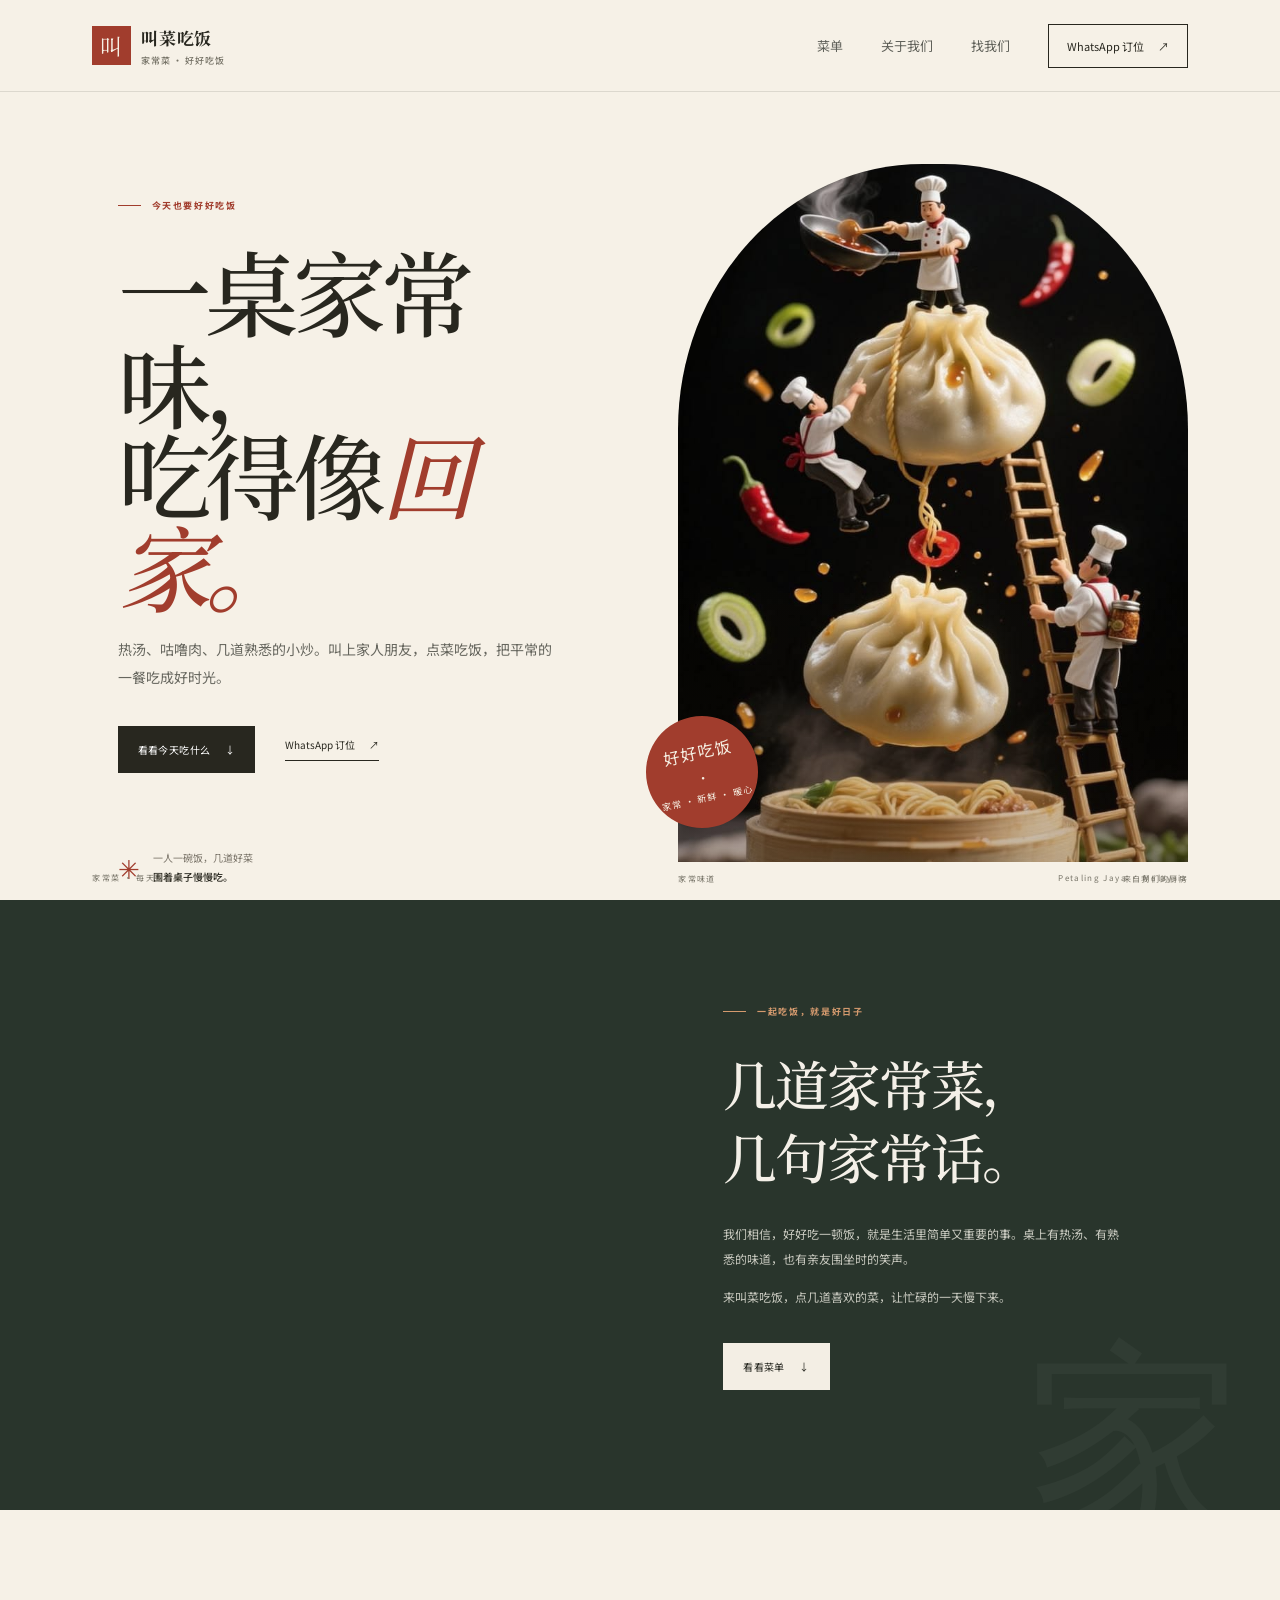
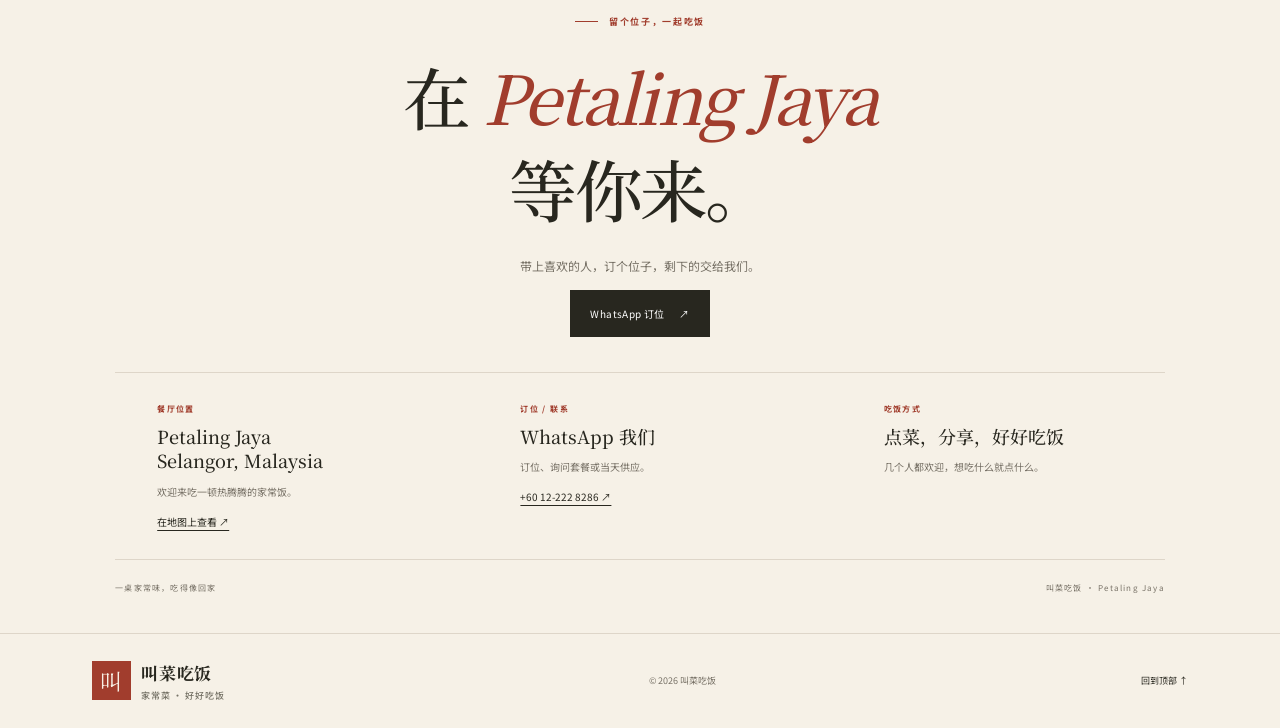
<file: index.html>
<!doctype html>
<html lang="zh-Hans">
<head>
  <meta charset="UTF-8" />
  <meta name="viewport" content="width=device-width, initial-scale=1.0" />
  <meta name="theme-color" content="#f5f1e9" />
  <meta name="description" content="叫菜吃饭｜Petaling Jaya 家常中餐，热汤、咕噜肉、家常小炒，约上家人朋友来吃饭。" />
  <title>叫菜吃饭｜一桌家常味，吃得像回家</title>
  <link rel="preconnect" href="https://fonts.googleapis.com"><link rel="preconnect" href="https://fonts.gstatic.com" crossorigin>
  <link href="https://fonts.googleapis.com/css2?family=Noto+Sans+SC:wght@400;500;600;700&family=Noto+Serif+SC:wght@500;600;700&display=swap" rel="stylesheet">
  <link rel="stylesheet" href="styles.css" />
</head>
<body>
<header class="site-header"><a class="brand" href="#home"><span class="brand-mark">叫</span><span>叫菜吃饭<small>家常菜 · 好好吃饭</small></span></a><button class="menu-toggle" aria-label="打开导航" aria-expanded="false"><span></span><span></span></button><nav class="nav-links"><a href="menu.html#menu">菜单</a><a href="#story">关于我们</a><a href="#visit">找我们</a><a class="nav-cta" href="https://wa.me/60122228286?text=%E4%BD%A0%E5%A5%BD%EF%BC%8C%E6%88%91%E6%83%B3%E8%AE%A2%E4%BD%8D%E3%80%82" target="_blank" rel="noreferrer">WhatsApp 订位 <span>↗</span></a></nav></header>
<main>
<section class="hero" id="home"><div class="hero-copy"><div class="eyebrow"><span class="eyebrow-line"></span> 今天也要好好吃饭</div><h1>一桌家常味，<br>吃得像<em>回家。</em></h1><p>热汤、咕噜肉、几道熟悉的小炒。叫上家人朋友，点菜吃饭，把平常的一餐吃成好时光。</p><div class="hero-actions"><a class="button button-dark" href="menu.html#menu">看看今天吃什么 <span>↓</span></a><a class="text-link" href="https://wa.me/60122228286?text=%E4%BD%A0%E5%A5%BD%EF%BC%8C%E6%88%91%E6%83%B3%E8%AE%A2%E4%BD%8D%E3%80%82" target="_blank" rel="noreferrer">WhatsApp 订位 <span>↗</span></a></div><div class="hero-note"><span class="note-icon">✳</span><span>一人一碗饭，几道好菜<br><strong>围着桌子慢慢吃。</strong></span></div></div><div class="hero-visual"><div class="hero-image"></div><div class="image-label"><span>家常味道</span><span>来自我们的厨房</span></div><div class="round-stamp"><span>好好吃饭</span><b>•</b><span>家常 · 新鲜 · 暖心</span></div></div><div class="hero-bottom"><span>家常菜 · 每天用心做</span><span>Petaling Jaya · Malaysia</span></div></section>

<section class="story-section" id="story"><div class="story-photo"></div><div class="story-copy"><div class="eyebrow"><span class="eyebrow-line"></span> 一起吃饭，就是好日子</div><h2>几道家常菜，<br>几句家常话。</h2><p>我们相信，好好吃一顿饭，就是生活里简单又重要的事。桌上有热汤、有熟悉的味道，也有亲友围坐时的笑声。</p><p>来叫菜吃饭，点几道喜欢的菜，让忙碌的一天慢下来。</p><a class="button button-light" href="menu.html#menu">看看菜单 <span>↓</span></a><div class="story-chop">家</div></div></section>
<section class="visit-section section-pad" id="visit"><div class="visit-top"><div class="eyebrow"><span class="eyebrow-line"></span> 留个位子，一起吃饭</div><h2>在 <em>Petaling Jaya</em><br>等你来。</h2><p>带上喜欢的人，订个位子，剩下的交给我们。</p><a class="button button-dark reserve-button" href="https://wa.me/60122228286?text=%E4%BD%A0%E5%A5%BD%EF%BC%8C%E6%88%91%E6%83%B3%E8%AE%A2%E4%BD%8D%E3%80%82" target="_blank" rel="noreferrer">WhatsApp 订位 <span>↗</span></a></div><div class="visit-details"><div class="visit-item"><span class="visit-label">餐厅位置</span><strong>Petaling Jaya<br>Selangor, Malaysia</strong><span>欢迎来吃一顿热腾腾的家常饭。</span><a href="https://www.google.com/maps/search/?api=1&query=restaurant+Petaling+Jaya" target="_blank" rel="noreferrer">在地图上查看 ↗</a></div><div class="visit-item"><span class="visit-label">订位 / 联系</span><strong>WhatsApp 我们</strong><span>订位、询问套餐或当天供应。</span><a href="https://wa.me/60122228286" target="_blank" rel="noreferrer">+60 12-222 8286 ↗</a></div><div class="visit-item"><span class="visit-label">吃饭方式</span><strong>点菜，分享，好好吃饭</strong><span>几个人都欢迎，想吃什么就点什么。</span></div></div><div class="visit-bottom"><span>一桌家常味，吃得像回家</span><span>叫菜吃饭 · Petaling Jaya</span></div></section>
</main><footer><a class="brand" href="#home"><span class="brand-mark">叫</span><span>叫菜吃饭<small>家常菜 · 好好吃饭</small></span></a><span>© 2026 叫菜吃饭</span><a href="#home">回到顶部 ↑</a></footer>
<dialog class="dish-modal" id="dish-modal"><button class="modal-close" aria-label="关闭详情">×</button><div class="modal-photo" id="modal-photo"></div><div class="modal-content"><span class="modal-category" id="modal-category"></span><h2 id="modal-title"></h2><p id="modal-description"></p><div class="modal-facts"><div><span>口味</span><strong id="modal-flavor"></strong></div><div><span>适合</span><strong>配饭 · 分享</strong></div><div><span>供应</span><strong>欢迎询问当天供应</strong></div></div><a class="button button-dark" id="modal-order" target="_blank" rel="noreferrer">WhatsApp 询问这道菜 <span>↗</span></a></div></dialog>
<script src="script.js"></script></body></html>
</file>
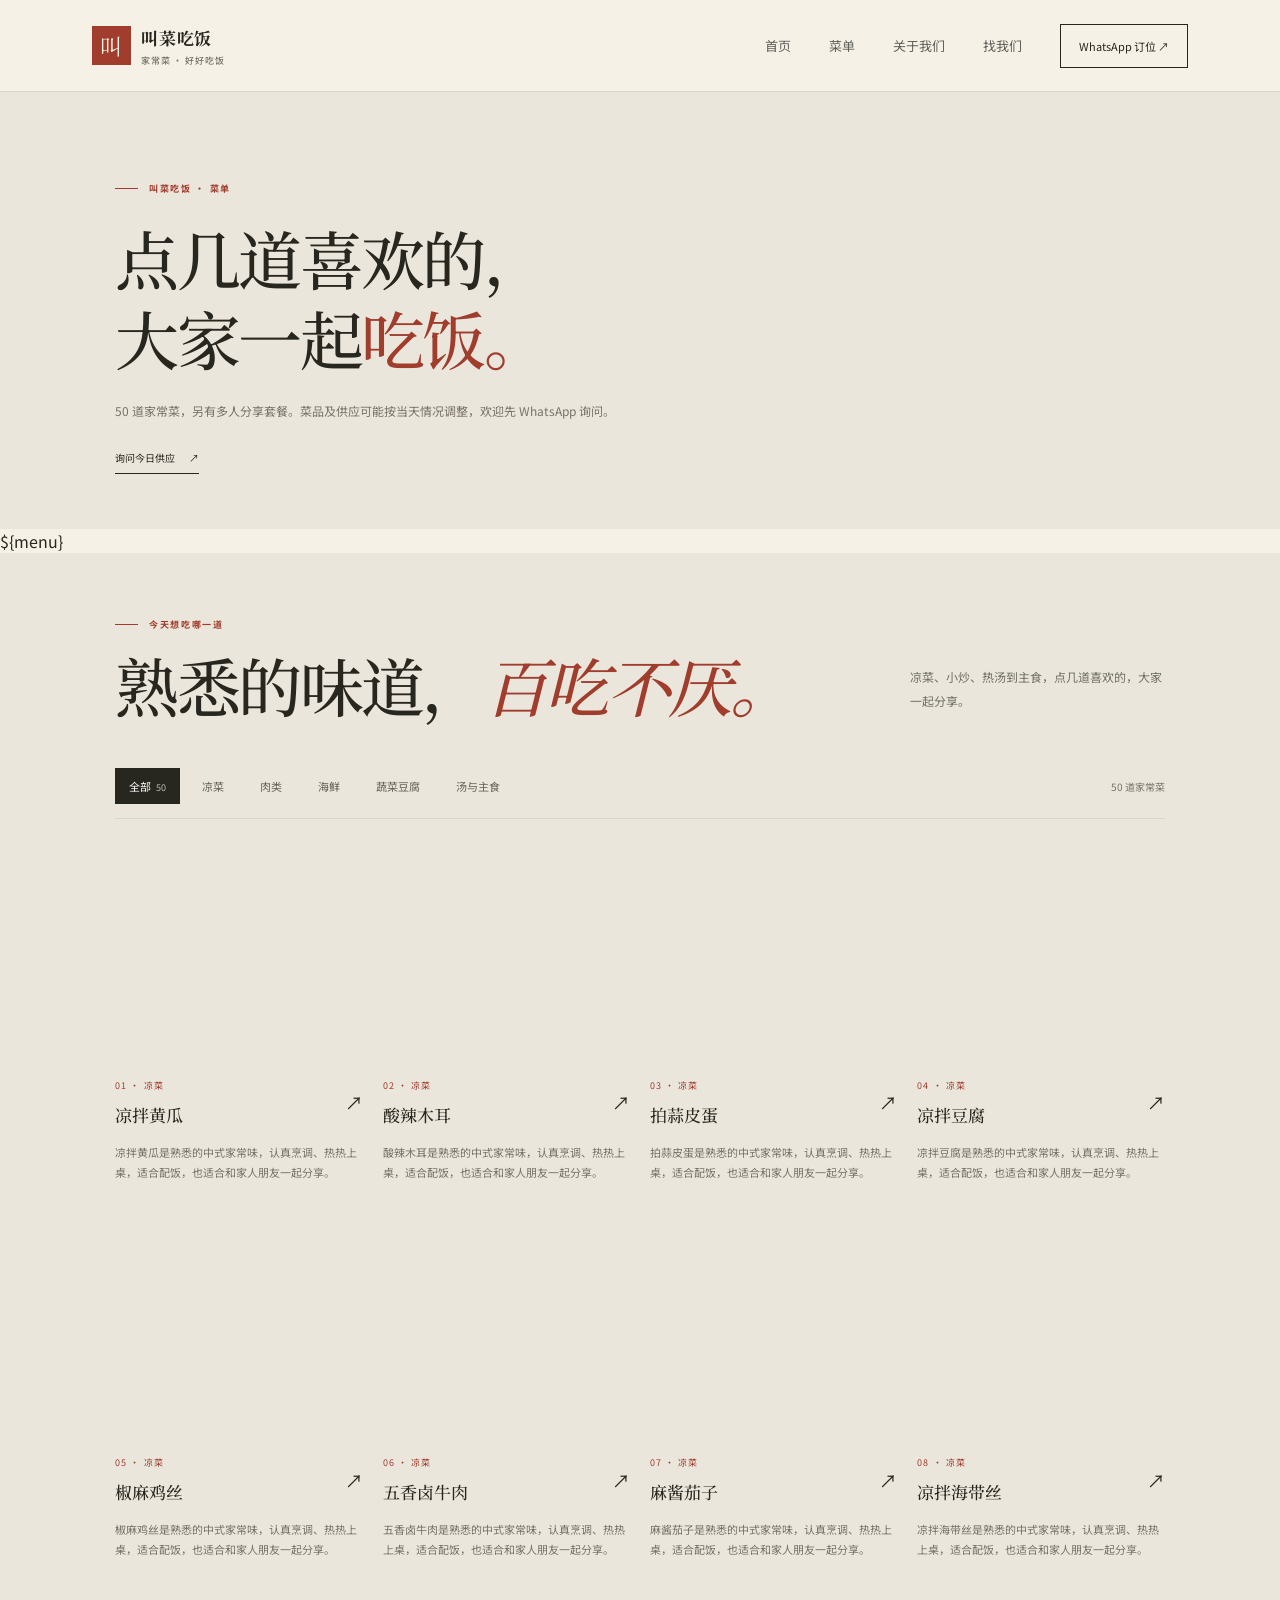
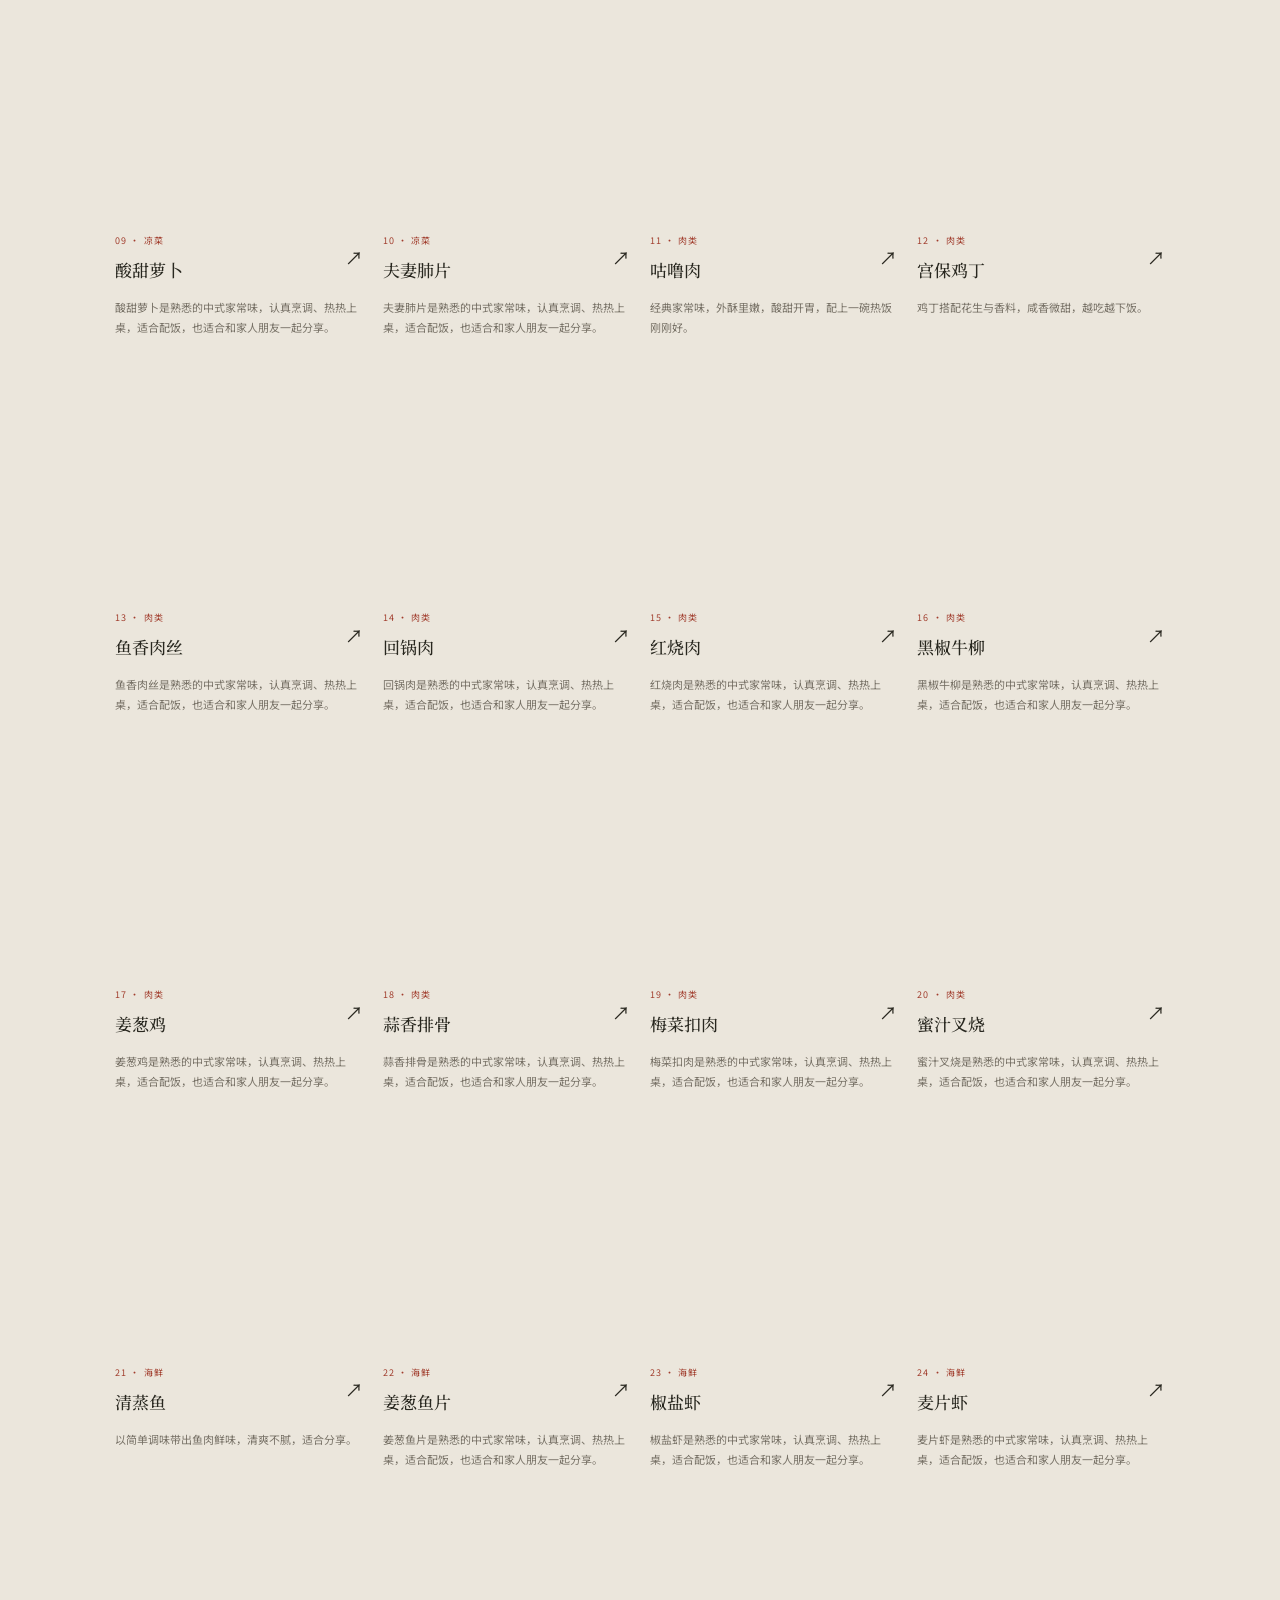
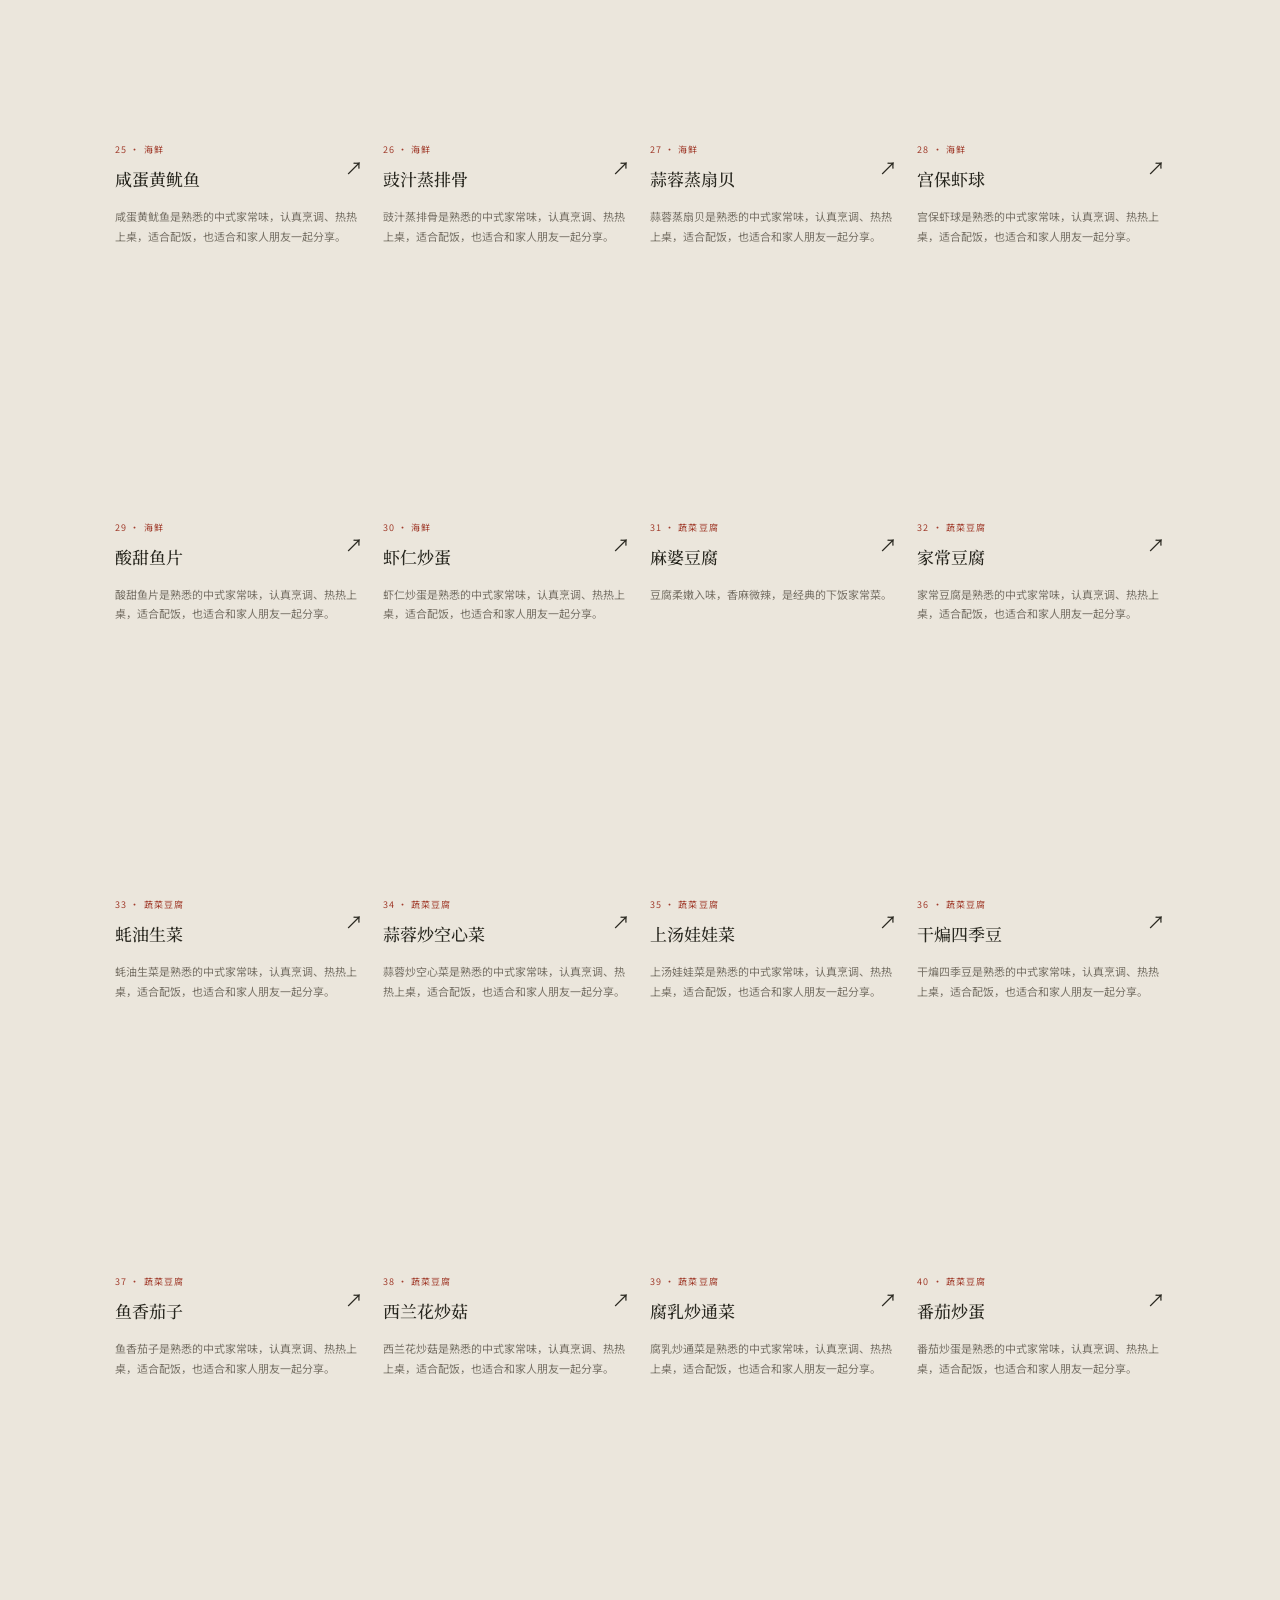
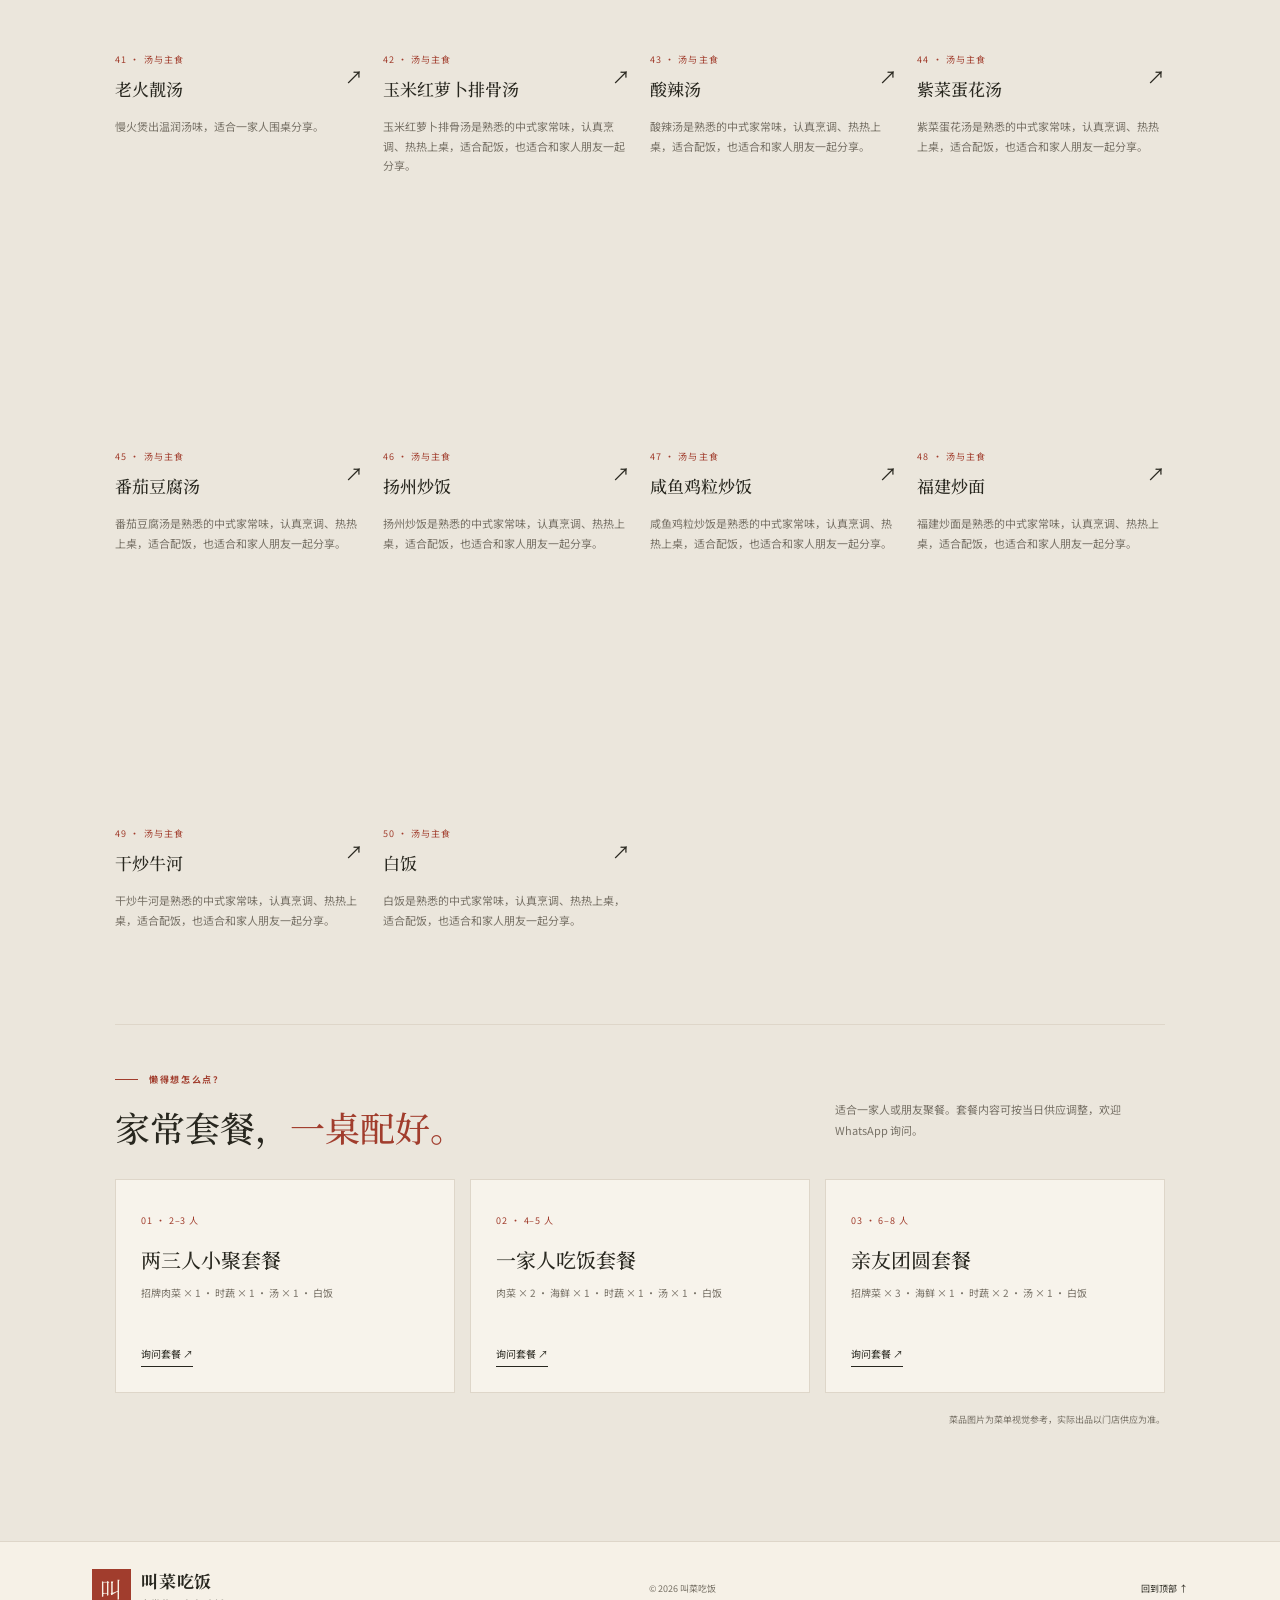
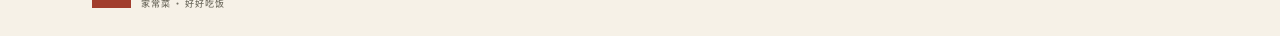
<file: menu.html>
<!doctype html>
<html lang="zh-Hans"><head><meta charset="UTF-8"><meta name="viewport" content="width=device-width, initial-scale=1.0"><meta name="theme-color" content="#f5f1e9"><meta name="description" content="叫菜吃饭家常中餐菜单：凉菜、小炒、海鲜、蔬菜、热汤与套餐。"><title>菜单｜叫菜吃饭</title><link rel="preconnect" href="https://fonts.googleapis.com"><link rel="preconnect" href="https://fonts.gstatic.com" crossorigin><link href="https://fonts.googleapis.com/css2?family=Noto+Sans+SC:wght@400;500;600;700&family=Noto+Serif+SC:wght@500;600;700&display=swap" rel="stylesheet"><link rel="stylesheet" href="styles.css"></head><body>
<header class="site-header"><a class="brand" href="index.html"><span class="brand-mark">叫</span><span>叫菜吃饭<small>家常菜 · 好好吃饭</small></span></a><button class="menu-toggle" aria-label="打开导航" aria-expanded="false"><span></span><span></span></button><nav class="nav-links"><a href="index.html">首页</a><a href="#menu">菜单</a><a href="index.html#story">关于我们</a><a href="index.html#visit">找我们</a><a class="nav-cta" href="https://wa.me/60122228286?text=%E4%BD%A0%E5%A5%BD%EF%BC%8C%E6%88%91%E6%83%B3%E8%AE%A2%E4%BD%8D%E3%80%82" target="_blank" rel="noreferrer">WhatsApp 订位 ↗</a></nav></header>
<main><section class="menu-page-intro"><div class="eyebrow"><span class="eyebrow-line"></span> 叫菜吃饭 · 菜单</div><h1>点几道喜欢的，<br>大家一起<em>吃饭。</em></h1><p>50 道家常菜，另有多人分享套餐。菜品及供应可能按当天情况调整，欢迎先 WhatsApp 询问。</p><a class="text-link" href="https://wa.me/60122228286?text=%E4%BD%A0%E5%A5%BD%EF%BC%8C%E6%88%91%E6%83%B3%E8%AF%A2%E9%97%AE%E8%8F%9C%E5%8D%95%E3%80%82" target="_blank" rel="noreferrer">询问今日供应 <span>↗</span></a></section>
${menu}
<section class="menu-section section-pad" id="menu"><div class="section-heading"><div><div class="eyebrow"><span class="eyebrow-line"></span> 今天想吃哪一道</div><h2>熟悉的味道，<em>百吃不厌。</em></h2></div><p>凉菜、小炒、热汤到主食，点几道喜欢的，大家一起分享。</p></div>
<div class="menu-toolbar"><div class="category-tabs" role="tablist" aria-label="菜单分类"><button class="category-tab active" data-category="全部">全部 <span>50</span></button><button class="category-tab" data-category="凉菜">凉菜</button><button class="category-tab" data-category="肉类">肉类</button><button class="category-tab" data-category="海鲜">海鲜</button><button class="category-tab" data-category="蔬菜豆腐">蔬菜豆腐</button><button class="category-tab" data-category="汤与主食">汤与主食</button></div><span class="menu-count" id="menu-count">50 道家常菜</span></div><div class="dish-grid" id="dish-grid"></div>
<div class="set-meals"><div class="set-heading"><div><div class="eyebrow"><span class="eyebrow-line"></span> 懒得想怎么点？</div><h3>家常套餐，<em>一桌配好。</em></h3></div><p>适合一家人或朋友聚餐。套餐内容可按当日供应调整，欢迎 WhatsApp 询问。</p></div><div class="set-grid"><article class="set-card"><span>01 · 2–3 人</span><h4>两三人小聚套餐</h4><p>招牌肉菜 × 1 · 时蔬 × 1 · 汤 × 1 · 白饭</p><a href="https://wa.me/60122228286?text=%E4%BD%A0%E5%A5%BD%EF%BC%8C%E6%88%91%E6%83%B3%E8%AF%A2%E9%97%AE%E4%B8%A4%E4%B8%89%E4%BA%BA%E5%B0%8F%E8%81%9A%E5%A5%97%E9%A4%90%E3%80%82" target="_blank" rel="noreferrer">询问套餐 ↗</a></article><article class="set-card"><span>02 · 4–5 人</span><h4>一家人吃饭套餐</h4><p>肉菜 × 2 · 海鲜 × 1 · 时蔬 × 1 · 汤 × 1 · 白饭</p><a href="https://wa.me/60122228286?text=%E4%BD%A0%E5%A5%BD%EF%BC%8C%E6%88%91%E6%83%B3%E8%AF%A2%E9%97%AE%E4%B8%80%E5%AE%B6%E4%BA%BA%E5%90%83%E9%A5%AD%E5%A5%97%E9%A4%90%E3%80%82" target="_blank" rel="noreferrer">询问套餐 ↗</a></article><article class="set-card"><span>03 · 6–8 人</span><h4>亲友团圆套餐</h4><p>招牌菜 × 3 · 海鲜 × 1 · 时蔬 × 2 · 汤 × 1 · 白饭</p><a href="https://wa.me/60122228286?text=%E4%BD%A0%E5%A5%BD%EF%BC%8C%E6%88%91%E6%83%B3%E8%AF%A2%E9%97%AE%E4%BA%B2%E5%8F%8B%E5%9B%A2%E5%9C%86%E5%A5%97%E9%A4%90%E3%80%82" target="_blank" rel="noreferrer">询问套餐 ↗</a></article></div></div><p class="photo-note">菜品图片为菜单视觉参考，实际出品以门店供应为准。</p></section>
</main><footer><a class="brand" href="index.html"><span class="brand-mark">叫</span><span>叫菜吃饭<small>家常菜 · 好好吃饭</small></span></a><span>© 2026 叫菜吃饭</span><a href="#" onclick="window.scrollTo({top:0,behavior:'smooth'});return false">回到顶部 ↑</a></footer>
<dialog class="dish-modal" id="dish-modal"><button class="modal-close" aria-label="关闭详情">×</button><div class="modal-photo" id="modal-photo"></div><div class="modal-content"><span class="modal-category" id="modal-category"></span><h2 id="modal-title"></h2><p id="modal-description"></p><div class="modal-facts"><div><span>口味</span><strong id="modal-flavor"></strong></div><div><span>适合</span><strong>配饭 · 分享</strong></div><div><span>供应</span><strong>欢迎询问当天供应</strong></div></div><a class="button button-dark" id="modal-order" target="_blank" rel="noreferrer">WhatsApp 询问这道菜 <span>↗</span></a></div></dialog><script src="script.js"></script></body></html>
</file>
<file: styles.css>
:root{--paper:#f5f1e9;--ink:#24251f;--muted:#74746a;--red:#a33b2d;--line:#d9d3c8;--serif:'Playfair Display',Georgia,serif;--sans:'DM Sans',Arial,sans-serif}*{box-sizing:border-box}html{scroll-behavior:smooth}body{margin:0;background:var(--paper);color:var(--ink);font-family:var(--sans);-webkit-font-smoothing:antialiased}a{color:inherit;text-decoration:none}.site-header{height:92px;padding:0 7.2%;display:flex;align-items:center;justify-content:space-between;border-bottom:1px solid rgba(36,37,31,.12);position:relative;z-index:5}.brand{display:flex;align-items:center;gap:10px;font-size:13px;font-weight:700;letter-spacing:.15em}.brand-mark{width:39px;height:39px;background:var(--red);color:#f7f0e5;display:grid;place-items:center;font-family:serif;font-size:22px;font-weight:400}.brand small{display:block;font-size:8px;letter-spacing:.19em;font-weight:500;margin-top:4px;color:#777468}.nav-links{display:flex;align-items:center;gap:38px;font-size:12px}.nav-links>a:not(.nav-cta){color:#5f6059}.nav-cta{padding:13px 18px;border:1px solid var(--ink);font-size:11px}.nav-cta span,.button span,.text-link span{margin-left:12px}.menu-toggle{display:none}.hero{min-height:680px;height:calc(100vh - 92px);max-height:880px;padding:5.6% 7.2% 54px;display:grid;grid-template-columns:1fr 1fr;position:relative;gap:7%}.hero-copy{padding:7% 0 0 5%}.eyebrow{font-size:9px;letter-spacing:.18em;font-weight:700;display:flex;align-items:center;gap:11px;color:var(--red)}.eyebrow-line{width:23px;height:1px;background:currentColor}.hero h1{font-family:var(--serif);font-weight:500;font-size:clamp(64px,7.3vw,108px);line-height:.98;letter-spacing:-.055em;margin:32px 0 24px}.hero h1 em,h2 em{font-weight:500;color:var(--red)}.hero-copy>p{max-width:400px;font-size:14px;line-height:1.9;color:#66665e}.hero-actions{display:flex;align-items:center;gap:30px;margin-top:35px}.button{display:inline-block;padding:16px 20px;font-size:10px;letter-spacing:.04em}.button-dark{background:var(--ink);color:#fff}.text-link{font-size:10px;border-bottom:1px solid var(--ink);padding:0 0 8px}.hero-note{display:flex;align-items:center;gap:13px;margin-top:70px;font-size:10px;line-height:1.8;color:var(--muted)}.hero-note strong{color:var(--ink);font-weight:500}.note-icon{font-size:26px;color:var(--red)}.hero-visual{position:relative;min-height:510px}.hero-image{position:absolute;inset:0 0 30px 0;background-image:url('https://images.unsplash.com/photo-1563245372-f21724e3856d?auto=format&fit=crop&w=1500&q=85');background-size:cover;background-position:center;border-radius:48% 48% 0 0 / 38% 38% 0 0;filter:saturate(.84)}.hero-image:after{content:'';position:absolute;inset:0;background:linear-gradient(180deg,transparent 60%,rgba(30,23,15,.25))}.image-label{position:absolute;bottom:8px;left:0;right:0;display:flex;justify-content:space-between;font-size:8px;letter-spacing:.16em;color:#777468}.round-stamp{position:absolute;left:-32px;bottom:64px;width:112px;height:112px;background:var(--red);color:#f5eee1;border-radius:50%;display:flex;flex-direction:column;align-items:center;justify-content:center;gap:7px;transform:rotate(-12deg);font-size:9px;letter-spacing:.12em}.round-stamp span:first-child{font-size:16px;letter-spacing:.1em}.round-stamp b{font-size:10px}.hero-bottom{position:absolute;bottom:17px;left:7.2%;right:7.2%;display:flex;justify-content:space-between;font-size:8px;letter-spacing:.17em;color:#777468}.section-pad{padding:115px 9%}.menu-section{background:#ebe6dc}.section-heading{display:flex;justify-content:space-between;align-items:end;margin-bottom:50px}.section-heading h2,.visit-top h2{font-family:var(--serif);font-weight:500;font-size:clamp(42px,5vw,66px);letter-spacing:-.04em;line-height:1.05;margin:20px 0 0}.section-heading>p{max-width:255px;font-size:12px;line-height:1.8;color:#707066;margin:0 0 5px}.dish-grid{display:grid;grid-template-columns:1.14fr 1fr 1fr;gap:27px}.dish-card{min-width:0}.dish-photo{height:310px;background-size:cover;background-position:center;filter:saturate(.83)}.sweet-sour{background-image:url('https://images.unsplash.com/photo-1512058564366-18510be2db19?auto=format&fit=crop&w=900&q=80')}.soup{background-image:url('https://images.unsplash.com/photo-1547592180-85f173990554?auto=format&fit=crop&w=900&q=80')}.spread{background-image:url('https://images.unsplash.com/photo-1540189549336-e6e99c3679fe?auto=format&fit=crop&w=900&q=80')}.dish-featured .dish-photo{height:350px}.dish-info{display:flex;align-items:center;justify-content:space-between;margin-top:20px}.dish-number{font-size:8px;color:var(--red);letter-spacing:.12em}.dish-info h3{font-family:var(--serif);font-weight:500;font-size:19px;margin:8px 0}.dish-info h3 i{font-family:var(--sans);font-size:10px;font-style:normal;color:var(--muted);margin-left:5px}.dish-arrow{font-size:18px}.dish-card>p{font-size:10px;line-height:1.8;color:var(--muted);max-width:315px;margin:8px 0}.menu-foot{display:flex;justify-content:space-between;align-items:center;border-top:1px solid var(--line);margin-top:50px;padding-top:20px;font-size:8px;letter-spacing:.14em;color:var(--muted)}.menu-foot .text-link{color:var(--ink);font-size:10px;letter-spacing:0}.story-section{display:grid;grid-template-columns:1fr 1fr;min-height:610px;background:#29352c;color:#f4f0e8}.story-photo{background:url('https://images.unsplash.com/photo-1552566626-52f8b828add9?auto=format&fit=crop&w=1200&q=85') center/cover;min-height:610px;filter:saturate(.72)}.story-copy{position:relative;padding:105px 12% 85px 13%;overflow:hidden}.story-copy .eyebrow{color:#d49a6e}.story-copy h2{font-family:var(--serif);font-size:clamp(38px,4.2vw,58px);font-weight:500;line-height:1.08;letter-spacing:-.04em;margin:29px 0}.story-copy h2 em{color:#d99b75}.story-copy>p{font-size:12px;line-height:2;color:#c8c9bf;max-width:400px}.button-light{margin-top:22px;background:#f3eee4;color:#262720}.story-chop{position:absolute;bottom:-50px;right:35px;font-family:serif;font-size:220px;color:rgba(255,255,255,.035);line-height:1}.visit-section{padding-top:105px;padding-bottom:40px}.visit-top{text-align:center}.visit-top .eyebrow{justify-content:center}.visit-top h2{font-size:clamp(44px,5.3vw,70px);margin:22px auto}.visit-top>p{font-size:12px;color:var(--muted)}.visit-details{border-top:1px solid var(--line);border-bottom:1px solid var(--line);margin-top:55px;padding:30px 0;display:grid;grid-template-columns:repeat(3,1fr);gap:40px}.visit-item{display:flex;flex-direction:column;gap:10px;padding-left:13%}.visit-label{font-size:8px;letter-spacing:.17em;color:var(--red);font-weight:700}.visit-item strong{font-family:var(--serif);font-size:19px;line-height:1.35;font-weight:500}.visit-item>span:not(.visit-label){font-size:10px;color:var(--muted);line-height:1.7;max-width:220px}.visit-item a{font-size:10px;margin-top:4px;text-decoration:underline;text-underline-offset:4px}.visit-bottom{display:flex;justify-content:space-between;padding-top:22px;font-size:8px;letter-spacing:.15em;color:var(--muted)}footer{height:95px;border-top:1px solid var(--line);padding:0 7.2%;display:flex;align-items:center;justify-content:space-between;font-size:9px;color:var(--muted)}footer .brand{color:var(--ink)}footer>a:last-child{color:var(--ink)}
@media(max-width:900px){.site-header{padding:0 5%;height:78px}.nav-links{gap:20px}.hero{padding:5% 5% 54px;gap:4%;min-height:610px}.hero-copy{padding-left:2%}.hero-visual{min-height:450px}.hero-bottom{left:5%;right:5%}.section-pad{padding:90px 6%}.dish-photo{height:250px}.dish-featured .dish-photo{height:285px}.story-copy{padding:85px 9%}.visit-item{padding-left:6%}footer{padding:0 5%}}
@media(max-width:650px){.site-header{height:72px}.menu-toggle{border:0;background:none;display:flex;flex-direction:column;gap:5px;padding:12px}.menu-toggle span{width:23px;height:1px;background:var(--ink)}.nav-links{display:none;position:absolute;top:71px;left:0;right:0;background:var(--paper);padding:24px 6% 30px;flex-direction:column;align-items:stretch;gap:22px;border-bottom:1px solid var(--line)}.nav-links.open{display:flex}.nav-cta{text-align:center}.hero{height:auto;min-height:0;display:flex;flex-direction:column;padding:55px 7% 55px;gap:45px}.hero-copy{padding:0}.hero h1{font-size:72px;margin:25px 0 20px}.hero-copy>p{font-size:13px}.hero-note{margin-top:42px}.hero-visual{min-height:390px}.hero-image{inset:0 0 28px}.round-stamp{width:92px;height:92px;left:-15px;bottom:56px;font-size:7px}.round-stamp span:first-child{font-size:13px}.hero-bottom{left:7%;right:7%;bottom:18px;font-size:7px}.hero-bottom .bottom-center{display:none}.section-pad{padding:72px 7%}.section-heading{display:block;margin-bottom:32px}.section-heading h2{font-size:48px}.section-heading>p{margin-top:15px}.dish-grid{grid-template-columns:1fr;gap:35px}.dish-photo,.dish-featured .dish-photo{height:310px}.dish-featured .dish-photo{height:350px}.dish-info h3{font-size:20px}.dish-card>p{font-size:11px}.menu-foot{margin-top:35px;gap:15px;font-size:7px}.story-section{grid-template-columns:1fr}.story-photo{min-height:330px}.story-copy{padding:70px 8% 82px}.story-copy h2{font-size:44px}.visit-section{padding-top:74px}.visit-top h2{font-size:54px}.visit-details{grid-template-columns:1fr;gap:25px;margin-top:35px}.visit-item{padding:0 4%}.visit-bottom{font-size:7px}footer{height:auto;min-height:100px;padding:22px 7%;flex-wrap:wrap;gap:14px}footer>span{order:3;width:100%}}
/* Chinese home-style restaurant refresh */
:root{--paper:#f6f1e7;--ink:#28271f;--muted:#787267;--red:#a13d2d;--line:#ded6c9;--serif:'Noto Serif SC','Songti SC',serif;--sans:'Noto Sans SC','PingFang SC',sans-serif}
body{font-family:var(--sans)}.brand{letter-spacing:.04em;font-family:var(--serif);font-size:17px}.brand small{font-family:var(--sans);letter-spacing:.08em;font-size:9px}.brand-mark{font-family:var(--serif)}.nav-links{font-size:13px}.hero h1{letter-spacing:-.055em}.hero-copy>p{line-height:2;max-width:440px}.hero-image{background-image:url('https://images.unsplash.com/photo-1563245372-f21724e3856d?auto=format&fit=crop&w=1500&q=85')}.hero-note{line-height:1.9}.section-heading>p{line-height:2}.menu-toolbar{display:flex;align-items:center;justify-content:space-between;gap:20px;margin:0 0 28px;border-bottom:1px solid var(--line);padding-bottom:14px}.category-tabs{display:flex;flex-wrap:wrap;gap:8px}.category-tab{font:inherit;font-size:11px;color:#666157;background:transparent;border:1px solid transparent;padding:9px 13px;cursor:pointer}.category-tab:hover,.category-tab.active{background:var(--ink);border-color:var(--ink);color:#fff}.category-tab span{font-size:9px;opacity:.7;margin-left:3px}.menu-count{white-space:nowrap;color:var(--muted);font-size:10px}.dish-grid{grid-template-columns:repeat(4,minmax(0,1fr));gap:34px 20px}.dish-card{cursor:pointer}.dish-photo{height:auto!important;aspect-ratio:1.22;position:relative;overflow:hidden}.dish-photo:after{content:'查看菜品 ↗';position:absolute;right:10px;bottom:10px;background:rgba(246,241,231,.95);padding:7px 10px;font-size:9px;opacity:0;transform:translateY(5px);transition:.2s}.dish-card:hover .dish-photo:after{opacity:1;transform:none}.dish-card:hover .dish-photo{filter:saturate(1)}.dish-info h3{font-family:var(--serif);font-size:17px}.dish-card>p{font-size:11px;line-height:1.8}.dish-number{font-size:9px}.set-meals{margin-top:85px;padding-top:48px;border-top:1px solid var(--line)}.set-heading{display:flex;align-items:end;justify-content:space-between;margin-bottom:27px}.set-heading h3{font-family:var(--serif);font-size:35px;font-weight:500;margin:16px 0 0}.set-heading h3 em{font-style:normal;color:var(--red)}.set-heading>p{max-width:330px;color:var(--muted);font-size:11px;line-height:1.9}.set-grid{display:grid;grid-template-columns:repeat(3,1fr);gap:15px}.set-card{padding:25px;background:#f7f3eb;border:1px solid var(--line)}.set-card>span{font-size:9px;color:var(--red);letter-spacing:.1em}.set-card h4{font-family:var(--serif);font-weight:500;font-size:20px;margin:16px 0 10px}.set-card p{min-height:42px;font-size:10px;color:var(--muted);line-height:1.8}.set-card a{font-size:10px;display:inline-block;border-bottom:1px solid;padding-bottom:5px;margin-top:10px}.story-copy h2{font-family:var(--serif);line-height:1.35}.story-copy>p{font-family:var(--sans);line-height:2.1}.visit-top h2{line-height:1.35}.visit-top>p{line-height:1.9}.visit-details{margin-top:35px}.visit-item strong{font-family:var(--serif);font-size:18px}.dish-modal{padding:0;border:0;width:min(820px,calc(100% - 32px));max-width:none;background:var(--paper);color:var(--ink);box-shadow:0 25px 100px #1116;grid-template-columns:1fr 1fr;position:fixed}.dish-modal[open]{display:grid;animation:modalIn .2s ease-out}.dish-modal::backdrop{background:rgba(26,25,21,.66);backdrop-filter:blur(3px)}@keyframes modalIn{from{opacity:0;transform:translateY(10px)}to{opacity:1;transform:none}}.modal-close{position:absolute;z-index:1;right:12px;top:12px;width:37px;height:37px;border:0;border-radius:50%;background:var(--paper);font-size:25px;cursor:pointer}.modal-photo{min-height:440px;background-size:cover;background-position:center}.modal-content{padding:54px 38px;align-self:center}.modal-category{font-size:10px;color:var(--red);letter-spacing:.1em}.modal-content h2{font:500 32px/1.4 var(--serif);margin:15px 0}.modal-content p{font-size:12px;color:var(--muted);line-height:2}.modal-facts{border-top:1px solid var(--line);border-bottom:1px solid var(--line);margin:25px 0;padding:15px 0;display:grid;gap:13px}.modal-facts div{display:flex;justify-content:space-between;gap:15px;font-size:10px}.modal-facts span{color:var(--muted)}.modal-facts strong{font-weight:500;text-align:right}.modal-content .button{font-size:11px}@media(max-width:900px){.dish-grid{grid-template-columns:repeat(3,minmax(0,1fr))}}@media(max-width:650px){.menu-toolbar{align-items:flex-start;flex-direction:column}.category-tabs{gap:4px}.category-tab{padding:8px 10px}.dish-grid{grid-template-columns:repeat(2,minmax(0,1fr));gap:25px 12px}.dish-photo{aspect-ratio:.95}.dish-info h3{font-size:14px}.dish-info h3 i{display:block;margin:3px 0 0;font-size:9px}.dish-card>p{font-size:10px}.dish-photo:after{opacity:1;transform:none;font-size:8px}.set-meals{margin-top:60px}.set-heading{display:block}.set-heading>p{margin-top:12px}.set-heading h3{font-size:29px}.set-grid{grid-template-columns:1fr}.set-card p{min-height:0}.dish-modal[open]{display:block;max-height:90vh;overflow:auto}.modal-photo{min-height:240px;height:35vh}.modal-content{padding:27px 24px 30px}.modal-content h2{font-size:26px}.modal-facts{margin:16px 0}}
.menu-page-intro{padding:90px 9% 55px;background:#ebe6dc}.menu-page-intro h1{font:500 clamp(42px,5vw,66px)/1.25 var(--serif);letter-spacing:-.04em;margin:22px 0}.menu-page-intro h1 em{font-style:normal;color:var(--red)}.menu-page-intro p{max-width:600px;font-size:12px;color:var(--muted);line-height:2;margin:0 0 20px}.menu-page-intro .text-link{display:inline-block}.menu-page-intro+.menu-section{padding-top:65px}@media(max-width:650px){.menu-page-intro{padding:60px 7% 42px}.menu-page-intro h1{font-size:43px}.menu-page-intro+.menu-section{padding-top:50px}}
.photo-note{margin:20px 0 0;text-align:right;font-size:9px;color:var(--muted)}
.hero-image{background-image:url('hero.jpg')}
</file>
